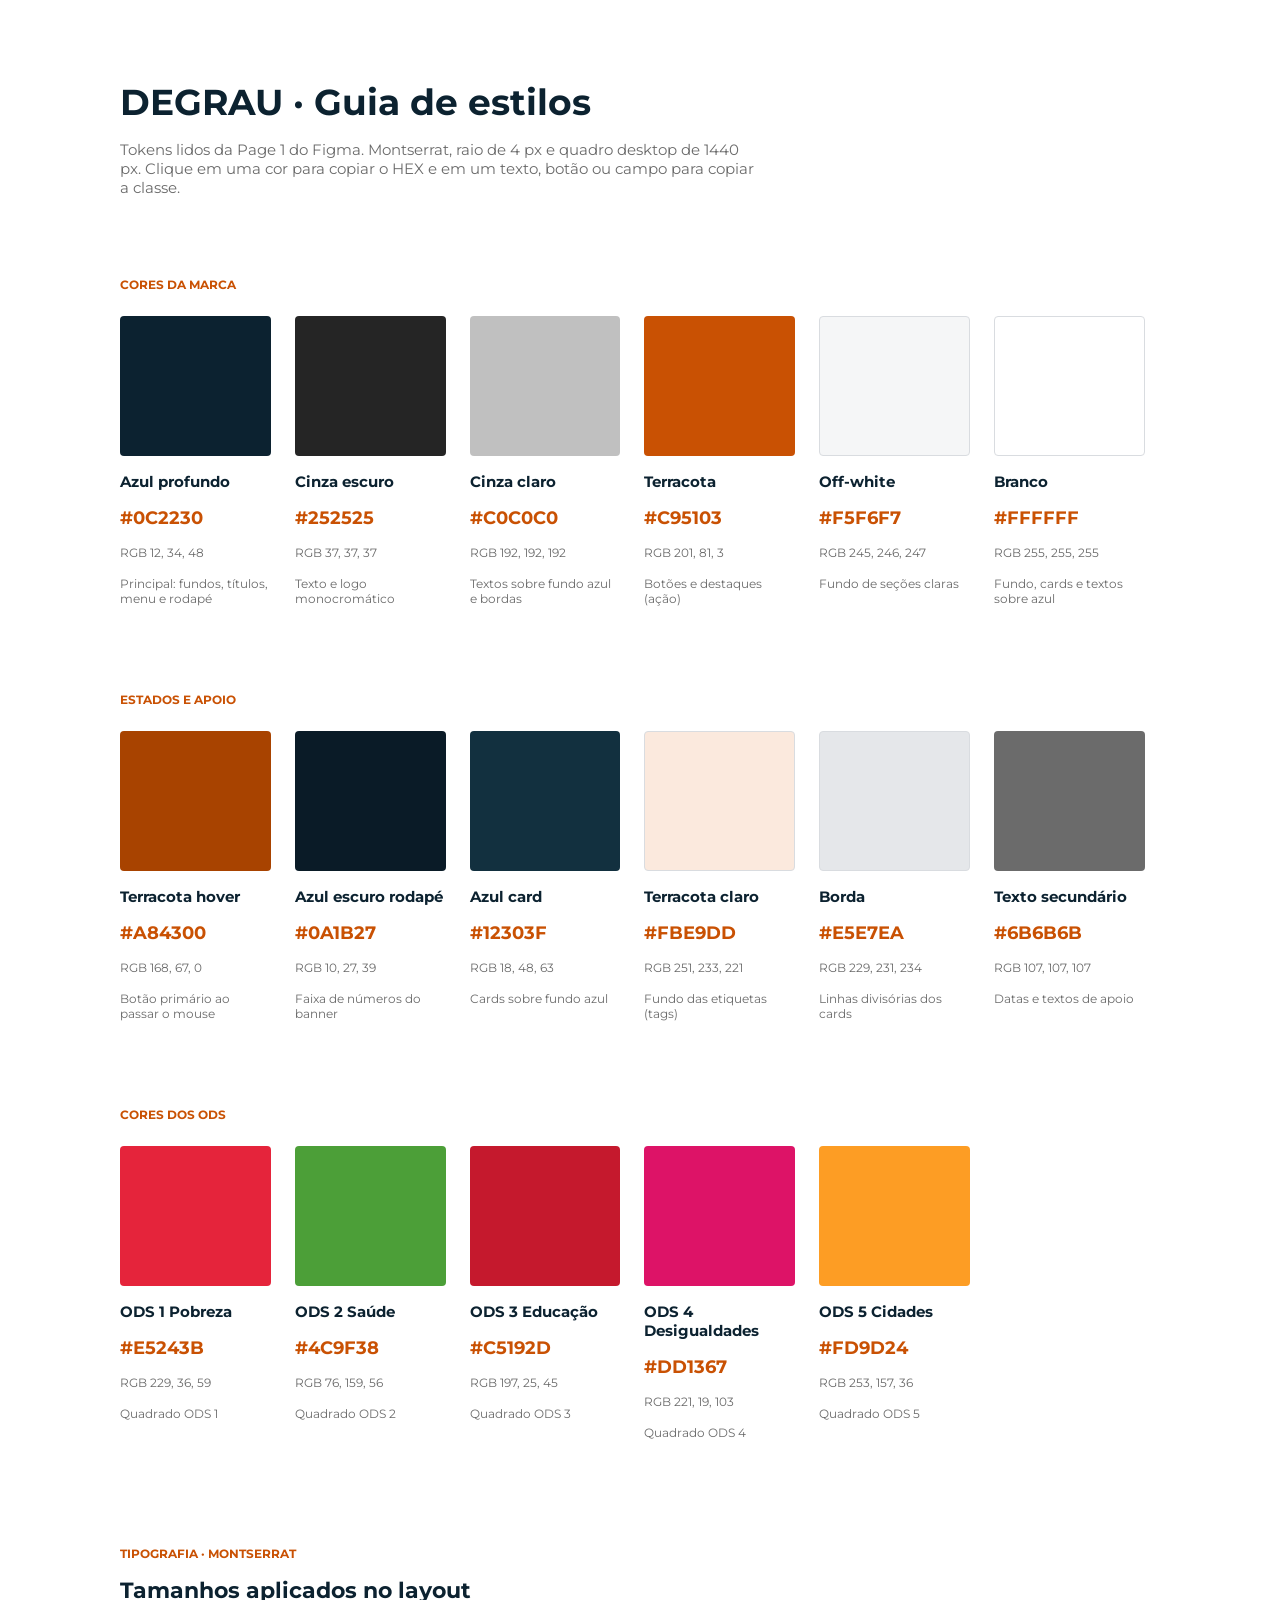
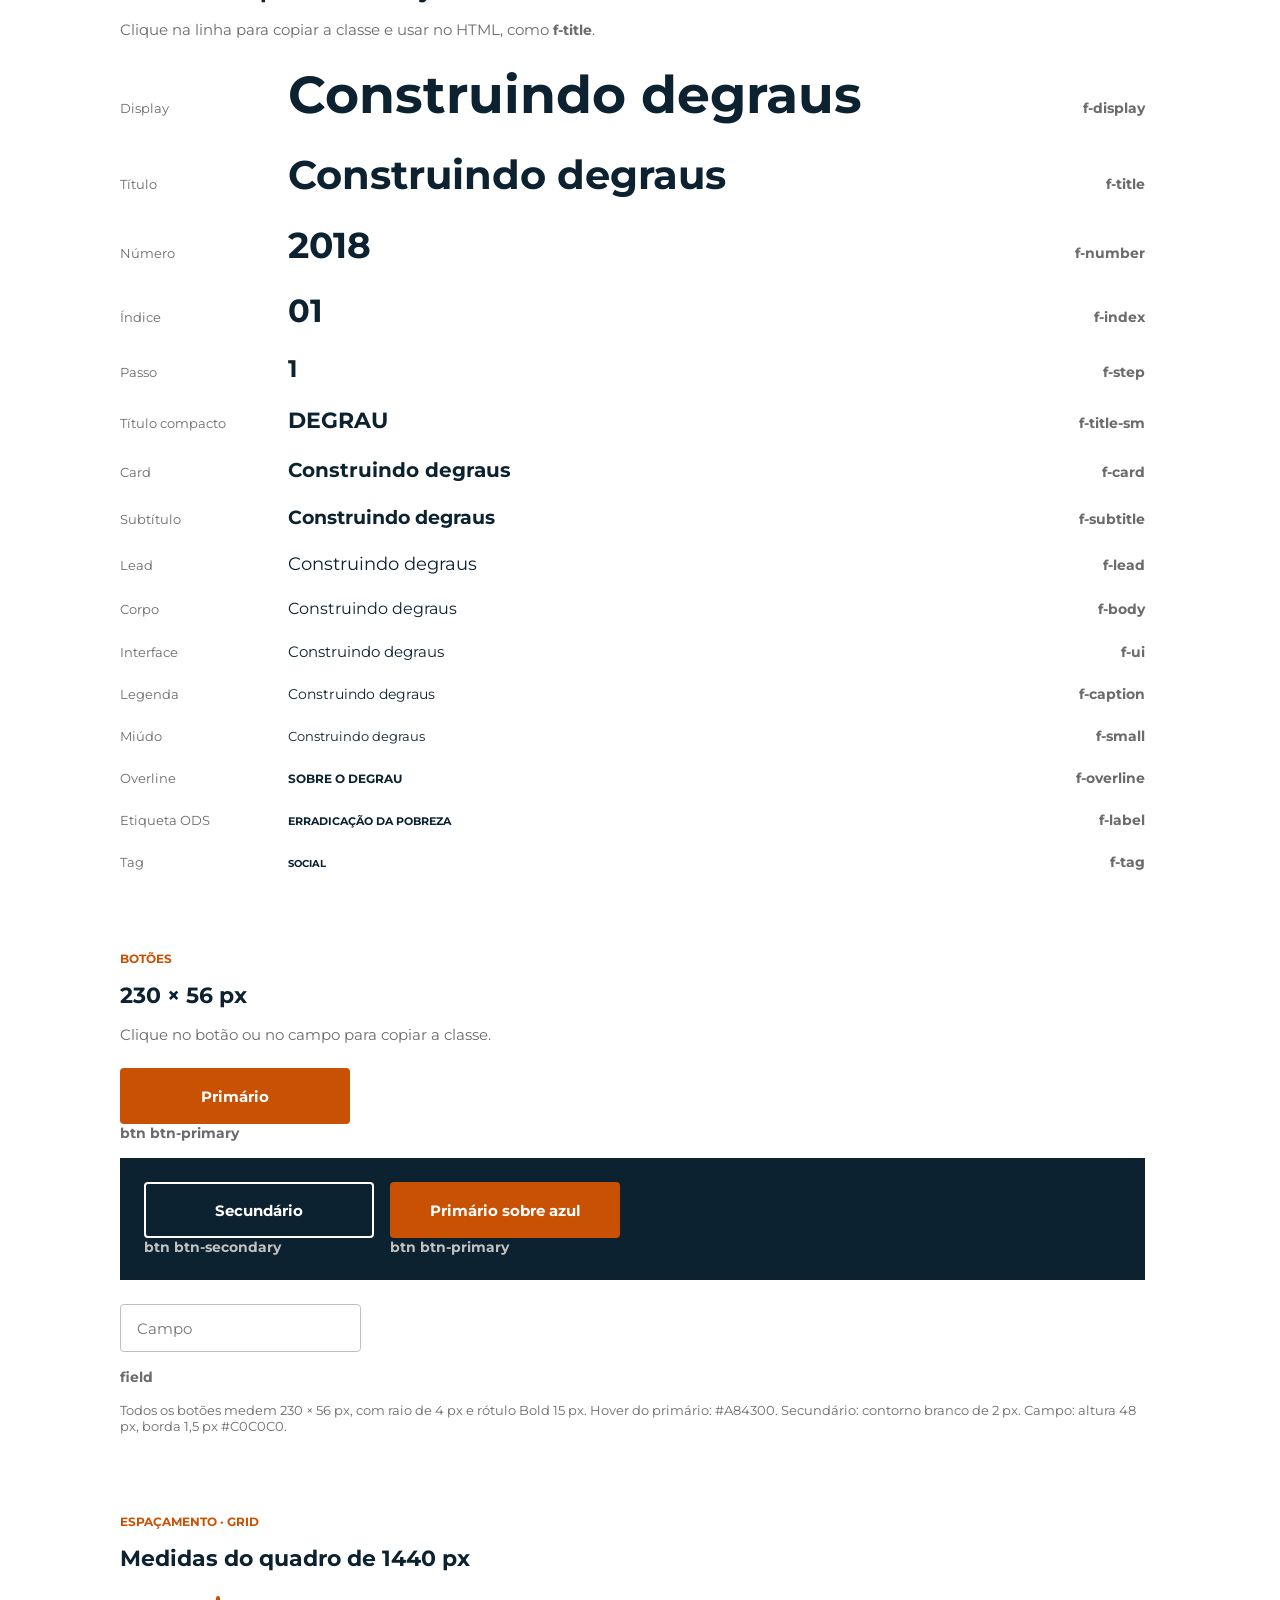
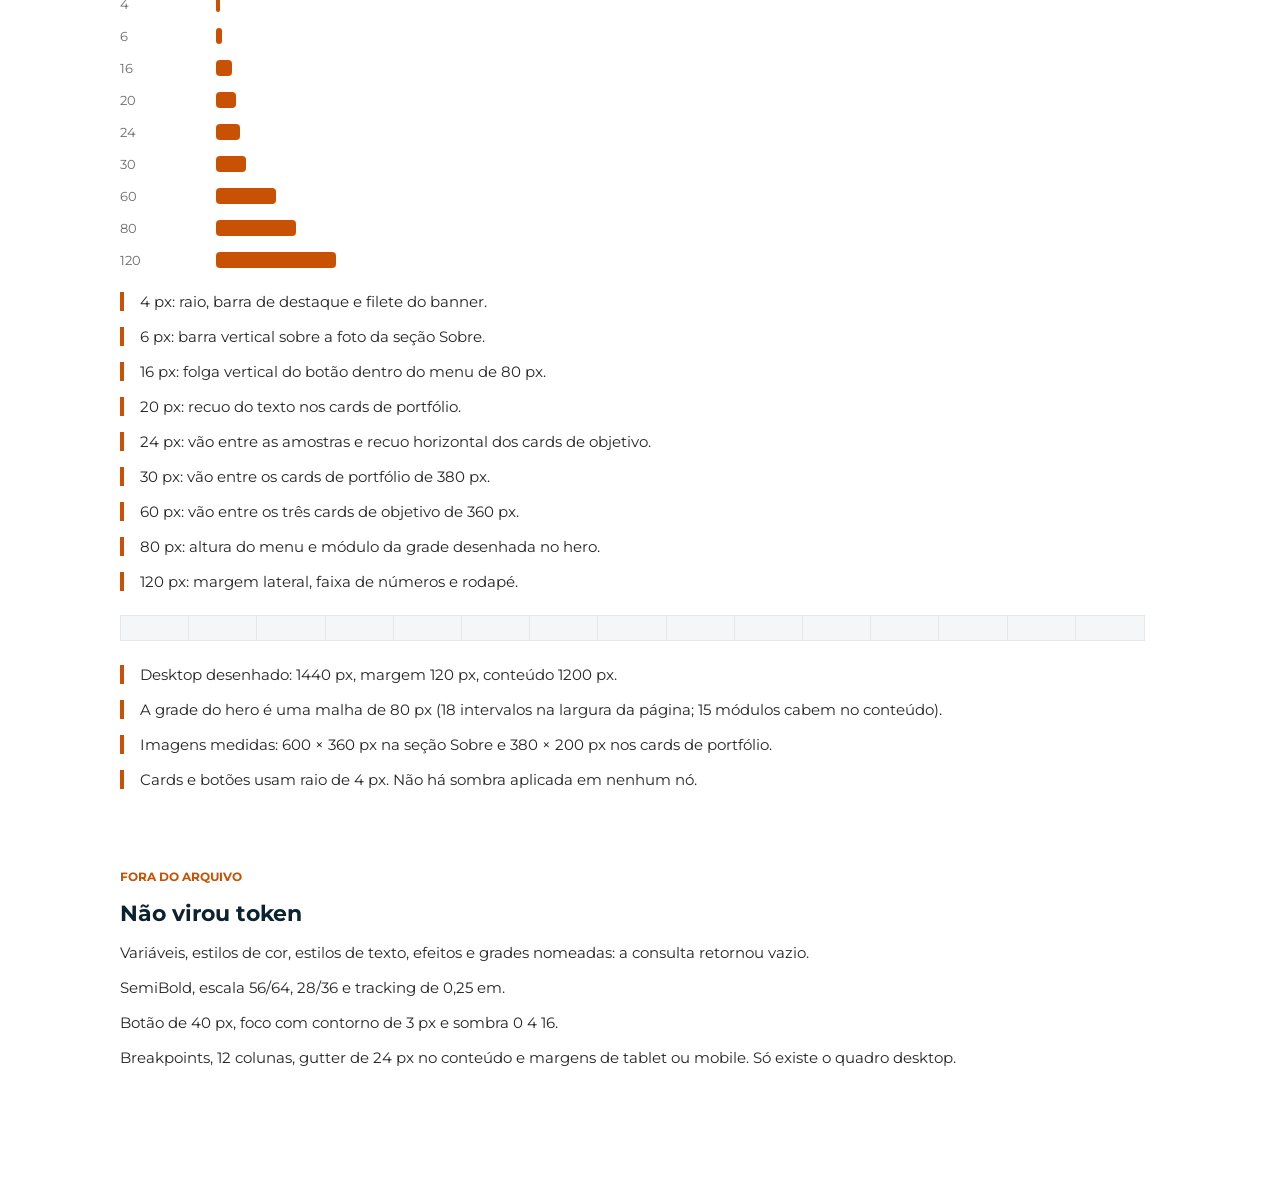
<file: stylesGuide.html>
<!DOCTYPE html>
<html lang="pt-BR">

<head>
  <meta charset="UTF-8">
  <meta name="viewport" content="width=device-width, initial-scale=1.0">
  <title>DEGRAU · Guia de estilos</title>
  <link rel="preconnect" href="https://fonts.googleapis.com">
  <link rel="preconnect" href="https://fonts.gstatic.com" crossorigin>
  <link href="https://fonts.googleapis.com/css2?family=Montserrat:wght@400;700&display=swap" rel="stylesheet">
  <link rel="stylesheet" href="style/style.css">
</head>

<body>
  <div class="page">
    <header class="page-header">
      <h1 class="f-number">DEGRAU · Guia de estilos</h1>
      <p class="f-ui">Tokens lidos da Page 1 do Figma. Montserrat, raio de 4 px e quadro desktop de 1440 px. Clique em uma cor para copiar o HEX e em um texto, botão ou campo para copiar a classe.</p>
      <p class="visually-hidden" data-copy-status aria-live="polite"></p>
    </header>

    <main>
      <section class="section" aria-labelledby="cores-titulo">
        <p class="f-overline overline">CORES DA MARCA</p>
        <div class="swatches">
          <button class="swatch" type="button" data-copy="#0C2230">
            <span class="swatch-color" style="--swatch: var(--color-azul-profundo)"></span>
            <span class="swatch-name">Azul profundo</span>
            <span class="swatch-hex">#0C2230</span>
            <span class="swatch-meta">RGB 12, 34, 48</span>
            <span class="swatch-role">Principal: fundos, títulos, menu e rodapé</span>
            <span class="copy-status" data-copy-feedback></span>
          </button>
          <button class="swatch" type="button" data-copy="#252525">
            <span class="swatch-color" style="--swatch: var(--color-cinza-escuro)"></span>
            <span class="swatch-name">Cinza escuro</span>
            <span class="swatch-hex">#252525</span>
            <span class="swatch-meta">RGB 37, 37, 37</span>
            <span class="swatch-role">Texto e logo monocromático</span>
            <span class="copy-status" data-copy-feedback></span>
          </button>
          <button class="swatch" type="button" data-copy="#C0C0C0">
            <span class="swatch-color" style="--swatch: var(--color-cinza-claro)"></span>
            <span class="swatch-name">Cinza claro</span>
            <span class="swatch-hex">#C0C0C0</span>
            <span class="swatch-meta">RGB 192, 192, 192</span>
            <span class="swatch-role">Textos sobre fundo azul e bordas</span>
            <span class="copy-status" data-copy-feedback></span>
          </button>
          <button class="swatch" type="button" data-copy="#C95103">
            <span class="swatch-color" style="--swatch: var(--color-terracota)"></span>
            <span class="swatch-name">Terracota</span>
            <span class="swatch-hex">#C95103</span>
            <span class="swatch-meta">RGB 201, 81, 3</span>
            <span class="swatch-role">Botões e destaques (ação)</span>
            <span class="copy-status" data-copy-feedback></span>
          </button>
          <button class="swatch" type="button" data-copy="#F5F6F7">
            <span class="swatch-color is-light" style="--swatch: var(--color-off-white)"></span>
            <span class="swatch-name">Off-white</span>
            <span class="swatch-hex">#F5F6F7</span>
            <span class="swatch-meta">RGB 245, 246, 247</span>
            <span class="swatch-role">Fundo de seções claras</span>
            <span class="copy-status" data-copy-feedback></span>
          </button>
          <button class="swatch" type="button" data-copy="#FFFFFF">
            <span class="swatch-color is-light" style="--swatch: var(--color-branco)"></span>
            <span class="swatch-name">Branco</span>
            <span class="swatch-hex">#FFFFFF</span>
            <span class="swatch-meta">RGB 255, 255, 255</span>
            <span class="swatch-role">Fundo, cards e textos sobre azul</span>
            <span class="copy-status" data-copy-feedback></span>
          </button>
        </div>

        <p class="f-overline overline">ESTADOS E APOIO</p>
        <div class="swatches">
          <button class="swatch" type="button" data-copy="#A84300">
            <span class="swatch-color" style="--swatch: var(--color-terracota-hover)"></span>
            <span class="swatch-name">Terracota hover</span>
            <span class="swatch-hex">#A84300</span>
            <span class="swatch-meta">RGB 168, 67, 0</span>
            <span class="swatch-role">Botão primário ao passar o mouse</span>
            <span class="copy-status" data-copy-feedback></span>
          </button>
          <button class="swatch" type="button" data-copy="#0A1B27">
            <span class="swatch-color" style="--swatch: var(--color-azul-rodape)"></span>
            <span class="swatch-name">Azul escuro rodapé</span>
            <span class="swatch-hex">#0A1B27</span>
            <span class="swatch-meta">RGB 10, 27, 39</span>
            <span class="swatch-role">Faixa de números do banner</span>
            <span class="copy-status" data-copy-feedback></span>
          </button>
          <button class="swatch" type="button" data-copy="#12303F">
            <span class="swatch-color" style="--swatch: var(--color-azul-card)"></span>
            <span class="swatch-name">Azul card</span>
            <span class="swatch-hex">#12303F</span>
            <span class="swatch-meta">RGB 18, 48, 63</span>
            <span class="swatch-role">Cards sobre fundo azul</span>
            <span class="copy-status" data-copy-feedback></span>
          </button>
          <button class="swatch" type="button" data-copy="#FBE9DD">
            <span class="swatch-color is-light" style="--swatch: var(--color-terracota-claro)"></span>
            <span class="swatch-name">Terracota claro</span>
            <span class="swatch-hex">#FBE9DD</span>
            <span class="swatch-meta">RGB 251, 233, 221</span>
            <span class="swatch-role">Fundo das etiquetas (tags)</span>
            <span class="copy-status" data-copy-feedback></span>
          </button>
          <button class="swatch" type="button" data-copy="#E5E7EA">
            <span class="swatch-color is-light" style="--swatch: var(--color-borda)"></span>
            <span class="swatch-name">Borda</span>
            <span class="swatch-hex">#E5E7EA</span>
            <span class="swatch-meta">RGB 229, 231, 234</span>
            <span class="swatch-role">Linhas divisórias dos cards</span>
            <span class="copy-status" data-copy-feedback></span>
          </button>
          <button class="swatch" type="button" data-copy="#6B6B6B">
            <span class="swatch-color" style="--swatch: var(--color-texto-secundario)"></span>
            <span class="swatch-name">Texto secundário</span>
            <span class="swatch-hex">#6B6B6B</span>
            <span class="swatch-meta">RGB 107, 107, 107</span>
            <span class="swatch-role">Datas e textos de apoio</span>
            <span class="copy-status" data-copy-feedback></span>
          </button>
        </div>

        <p class="f-overline overline">CORES DOS ODS</p>
        <div class="swatches">
          <button class="swatch" type="button" data-copy="#E5243B">
            <span class="swatch-color" style="--swatch: var(--color-ods-pobreza)"></span>
            <span class="swatch-name">ODS 1 Pobreza</span>
            <span class="swatch-hex">#E5243B</span>
            <span class="swatch-meta">RGB 229, 36, 59</span>
            <span class="swatch-role">Quadrado ODS 1</span>
            <span class="copy-status" data-copy-feedback></span>
          </button>
          <button class="swatch" type="button" data-copy="#4C9F38">
            <span class="swatch-color" style="--swatch: var(--color-ods-saude)"></span>
            <span class="swatch-name">ODS 2 Saúde</span>
            <span class="swatch-hex">#4C9F38</span>
            <span class="swatch-meta">RGB 76, 159, 56</span>
            <span class="swatch-role">Quadrado ODS 2</span>
            <span class="copy-status" data-copy-feedback></span>
          </button>
          <button class="swatch" type="button" data-copy="#C5192D">
            <span class="swatch-color" style="--swatch: var(--color-ods-educacao)"></span>
            <span class="swatch-name">ODS 3 Educação</span>
            <span class="swatch-hex">#C5192D</span>
            <span class="swatch-meta">RGB 197, 25, 45</span>
            <span class="swatch-role">Quadrado ODS 3</span>
            <span class="copy-status" data-copy-feedback></span>
          </button>
          <button class="swatch" type="button" data-copy="#DD1367">
            <span class="swatch-color" style="--swatch: var(--color-ods-desigualdades)"></span>
            <span class="swatch-name">ODS 4 Desigualdades</span>
            <span class="swatch-hex">#DD1367</span>
            <span class="swatch-meta">RGB 221, 19, 103</span>
            <span class="swatch-role">Quadrado ODS 4</span>
            <span class="copy-status" data-copy-feedback></span>
          </button>
          <button class="swatch" type="button" data-copy="#FD9D24">
            <span class="swatch-color" style="--swatch: var(--color-ods-cidades)"></span>
            <span class="swatch-name">ODS 5 Cidades</span>
            <span class="swatch-hex">#FD9D24</span>
            <span class="swatch-meta">RGB 253, 157, 36</span>
            <span class="swatch-role">Quadrado ODS 5</span>
            <span class="copy-status" data-copy-feedback></span>
          </button>
        </div>
      </section>

      <section class="section" aria-labelledby="tipo-titulo">
        <p class="f-overline overline">TIPOGRAFIA · MONTSERRAT</p>
        <h2 id="tipo-titulo" class="f-title-sm">Tamanhos aplicados no layout</h2>
        <p class="f-ui section-intro">Clique na linha para copiar a classe e usar no HTML, como <span class="type-spec">f-title</span>.</p>
        <div class="type-list">
          <button class="type-row" type="button" data-copy="f-display">
            <span class="type-role">Display</span>
            <span class="f-display type-sample">Construindo degraus</span>
            <span class="type-spec">f-display <span class="copy-status" data-copy-feedback></span></span>
          </button>
          <button class="type-row" type="button" data-copy="f-title">
            <span class="type-role">Título</span>
            <span class="f-title type-sample">Construindo degraus</span>
            <span class="type-spec">f-title <span class="copy-status" data-copy-feedback></span></span>
          </button>
          <button class="type-row" type="button" data-copy="f-number">
            <span class="type-role">Número</span>
            <span class="f-number type-sample">2018</span>
            <span class="type-spec">f-number <span class="copy-status" data-copy-feedback></span></span>
          </button>
          <button class="type-row" type="button" data-copy="f-index">
            <span class="type-role">Índice</span>
            <span class="f-index type-sample">01</span>
            <span class="type-spec">f-index <span class="copy-status" data-copy-feedback></span></span>
          </button>
          <button class="type-row" type="button" data-copy="f-step">
            <span class="type-role">Passo</span>
            <span class="f-step type-sample">1</span>
            <span class="type-spec">f-step <span class="copy-status" data-copy-feedback></span></span>
          </button>
          <button class="type-row" type="button" data-copy="f-title-sm">
            <span class="type-role">Título compacto</span>
            <span class="f-title-sm type-sample">DEGRAU</span>
            <span class="type-spec">f-title-sm <span class="copy-status" data-copy-feedback></span></span>
          </button>
          <button class="type-row" type="button" data-copy="f-card">
            <span class="type-role">Card</span>
            <span class="f-card type-sample">Construindo degraus</span>
            <span class="type-spec">f-card <span class="copy-status" data-copy-feedback></span></span>
          </button>
          <button class="type-row" type="button" data-copy="f-subtitle">
            <span class="type-role">Subtítulo</span>
            <span class="f-subtitle type-sample">Construindo degraus</span>
            <span class="type-spec">f-subtitle <span class="copy-status" data-copy-feedback></span></span>
          </button>
          <button class="type-row" type="button" data-copy="f-lead">
            <span class="type-role">Lead</span>
            <span class="f-lead type-sample">Construindo degraus</span>
            <span class="type-spec">f-lead <span class="copy-status" data-copy-feedback></span></span>
          </button>
          <button class="type-row" type="button" data-copy="f-body">
            <span class="type-role">Corpo</span>
            <span class="f-body type-sample">Construindo degraus</span>
            <span class="type-spec">f-body <span class="copy-status" data-copy-feedback></span></span>
          </button>
          <button class="type-row" type="button" data-copy="f-ui">
            <span class="type-role">Interface</span>
            <span class="f-ui type-sample">Construindo degraus</span>
            <span class="type-spec">f-ui <span class="copy-status" data-copy-feedback></span></span>
          </button>
          <button class="type-row" type="button" data-copy="f-caption">
            <span class="type-role">Legenda</span>
            <span class="f-caption type-sample">Construindo degraus</span>
            <span class="type-spec">f-caption <span class="copy-status" data-copy-feedback></span></span>
          </button>
          <button class="type-row" type="button" data-copy="f-small">
            <span class="type-role">Miúdo</span>
            <span class="f-small type-sample">Construindo degraus</span>
            <span class="type-spec">f-small <span class="copy-status" data-copy-feedback></span></span>
          </button>
          <button class="type-row" type="button" data-copy="f-overline">
            <span class="type-role">Overline</span>
            <span class="f-overline type-sample">SOBRE O DEGRAU</span>
            <span class="type-spec">f-overline <span class="copy-status" data-copy-feedback></span></span>
          </button>
          <button class="type-row" type="button" data-copy="f-label">
            <span class="type-role">Etiqueta ODS</span>
            <span class="f-label type-sample">ERRADICAÇÃO DA POBREZA</span>
            <span class="type-spec">f-label <span class="copy-status" data-copy-feedback></span></span>
          </button>
          <button class="type-row" type="button" data-copy="f-tag">
            <span class="type-role">Tag</span>
            <span class="f-tag type-sample">SOCIAL</span>
            <span class="type-spec">f-tag <span class="copy-status" data-copy-feedback></span></span>
          </button>
        </div>
      </section>

      <section class="section" aria-labelledby="botoes-titulo">
        <p class="f-overline overline">BOTÕES</p>
        <h2 id="botoes-titulo" class="f-title-sm">230 × 56 px</h2>
        <p class="f-ui section-intro">Clique no botão ou no campo para copiar a classe.</p>
        <div class="button-row">
          <div class="control-sample" data-copy="btn btn-primary">
            <button class="btn btn-primary" type="button">Primário</button>
            <p class="type-spec">btn btn-primary <span class="copy-status" data-copy-feedback></span></p>
          </div>
        </div>
        <div class="button-stage">
          <div class="control-sample" data-copy="btn btn-secondary">
            <button class="btn btn-secondary" type="button">Secundário</button>
            <p class="type-spec">btn btn-secondary <span class="copy-status" data-copy-feedback></span></p>
          </div>
          <div class="control-sample" data-copy="btn btn-primary">
            <button class="btn btn-primary" type="button">Primário sobre azul</button>
            <p class="type-spec">btn btn-primary <span class="copy-status" data-copy-feedback></span></p>
          </div>
        </div>
        <div class="control-row">
          <div class="control-sample" data-copy="field">
            <input class="field" type="text" readonly aria-label="Campo, copiar classe field" placeholder="Campo">
            <p class="type-spec">field <span class="copy-status" data-copy-feedback></span></p>
          </div>
        </div>
        <p class="f-small caption">Todos os botões medem 230 × 56 px, com raio de 4 px e rótulo Bold 15 px. Hover do primário: #A84300. Secundário: contorno branco de 2 px. Campo: altura 48 px, borda 1,5 px #C0C0C0.</p>
      </section>

      <section class="section" aria-labelledby="espaco-titulo">
        <p class="f-overline overline">ESPAÇAMENTO · GRID</p>
        <h2 id="espaco-titulo" class="f-title-sm">Medidas do quadro de 1440 px</h2>
        <div class="space-list">
          <div class="space-item">
            <p class="space-label">4</p><span class="space-bar bar-4"></span>
          </div>
          <div class="space-item">
            <p class="space-label">6</p><span class="space-bar bar-6"></span>
          </div>
          <div class="space-item">
            <p class="space-label">16</p><span class="space-bar bar-16"></span>
          </div>
          <div class="space-item">
            <p class="space-label">20</p><span class="space-bar bar-20"></span>
          </div>
          <div class="space-item">
            <p class="space-label">24</p><span class="space-bar bar-24"></span>
          </div>
          <div class="space-item">
            <p class="space-label">30</p><span class="space-bar bar-30"></span>
          </div>
          <div class="space-item">
            <p class="space-label">60</p><span class="space-bar bar-60"></span>
          </div>
          <div class="space-item">
            <p class="space-label">80</p><span class="space-bar bar-80"></span>
          </div>
          <div class="space-item">
            <p class="space-label">120</p><span class="space-bar bar-120"></span>
          </div>
        </div>
        <ul class="facts">
          <li>4 px: raio, barra de destaque e filete do banner.</li>
          <li>6 px: barra vertical sobre a foto da seção Sobre.</li>
          <li>16 px: folga vertical do botão dentro do menu de 80 px.</li>
          <li>20 px: recuo do texto nos cards de portfólio.</li>
          <li>24 px: vão entre as amostras e recuo horizontal dos cards de objetivo.</li>
          <li>30 px: vão entre os cards de portfólio de 380 px.</li>
          <li>60 px: vão entre os três cards de objetivo de 360 px.</li>
          <li>80 px: altura do menu e módulo da grade desenhada no hero.</li>
          <li>120 px: margem lateral, faixa de números e rodapé.</li>
        </ul>
        <div class="grid-preview" aria-hidden="true">
          <span></span><span></span><span></span><span></span><span></span>
          <span></span><span></span><span></span><span></span><span></span>
          <span></span><span></span><span></span><span></span><span></span>
        </div>
        <ul class="facts">
          <li>Desktop desenhado: 1440 px, margem 120 px, conteúdo 1200 px.</li>
          <li>A grade do hero é uma malha de 80 px (18 intervalos na largura da página; 15 módulos cabem no conteúdo).</li>
          <li>Imagens medidas: 600 × 360 px na seção Sobre e 380 × 200 px nos cards de portfólio.</li>
          <li>Cards e botões usam raio de 4 px. Não há sombra aplicada em nenhum nó.</li>
        </ul>
      </section>

      <section class="section" aria-labelledby="ausente-titulo">
        <p class="f-overline overline">FORA DO ARQUIVO</p>
        <h2 id="ausente-titulo" class="f-title-sm">Não virou token</h2>
        <ul class="missing">
          <li>Variáveis, estilos de cor, estilos de texto, efeitos e grades nomeadas: a consulta retornou vazio.</li>
          <li>SemiBold, escala 56/64, 28/36 e tracking de 0,25 em.</li>
          <li>Botão de 40 px, foco com contorno de 3 px e sombra 0 4 16.</li>
          <li>Breakpoints, 12 colunas, gutter de 24 px no conteúdo e margens de tablet ou mobile. Só existe o quadro desktop.</li>
        </ul>
      </section>
    </main>
  </div>
  <script type="module" src="js/main.js"></script>
</body>

</html>
</file>
<file: style/style.css>
@import url("./base/reset.css");
@import url("./base/tokens.css");
@import url("./typography/fonts.css");
@import url("./components/buttons.css");
@import url("./guide/guide.css");
@import url("./guide/responsive.css");
@import url("./sections/header.css");
@import url("./sections/hero.css");
@import url("./sections/sobre.css");
@import url("./sections/proposito.css");
@import url("./sections/fazemos.css");
@import url("./sections/portfolio.css");
@import url("./sections/quem.css");
@import url("./sections/equipe.css");
@import url("./sections/contato.css");
</file>
